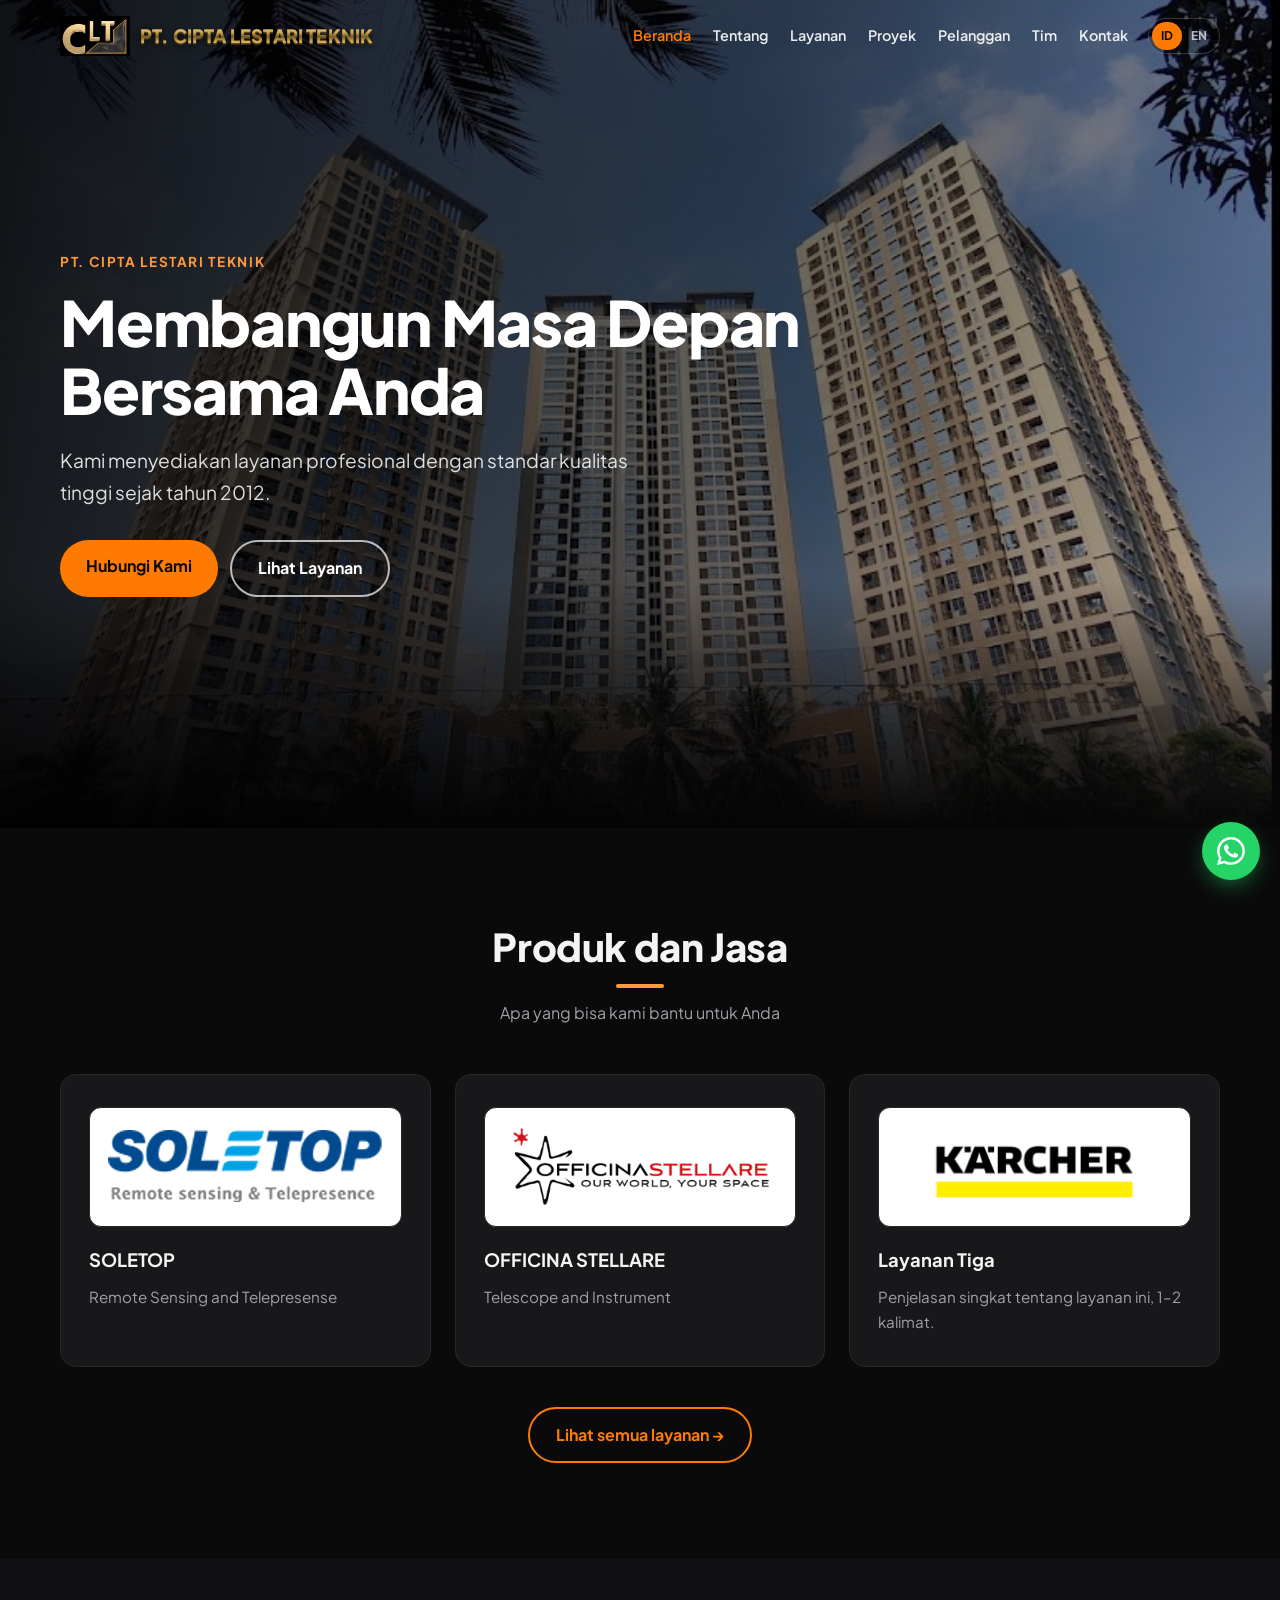
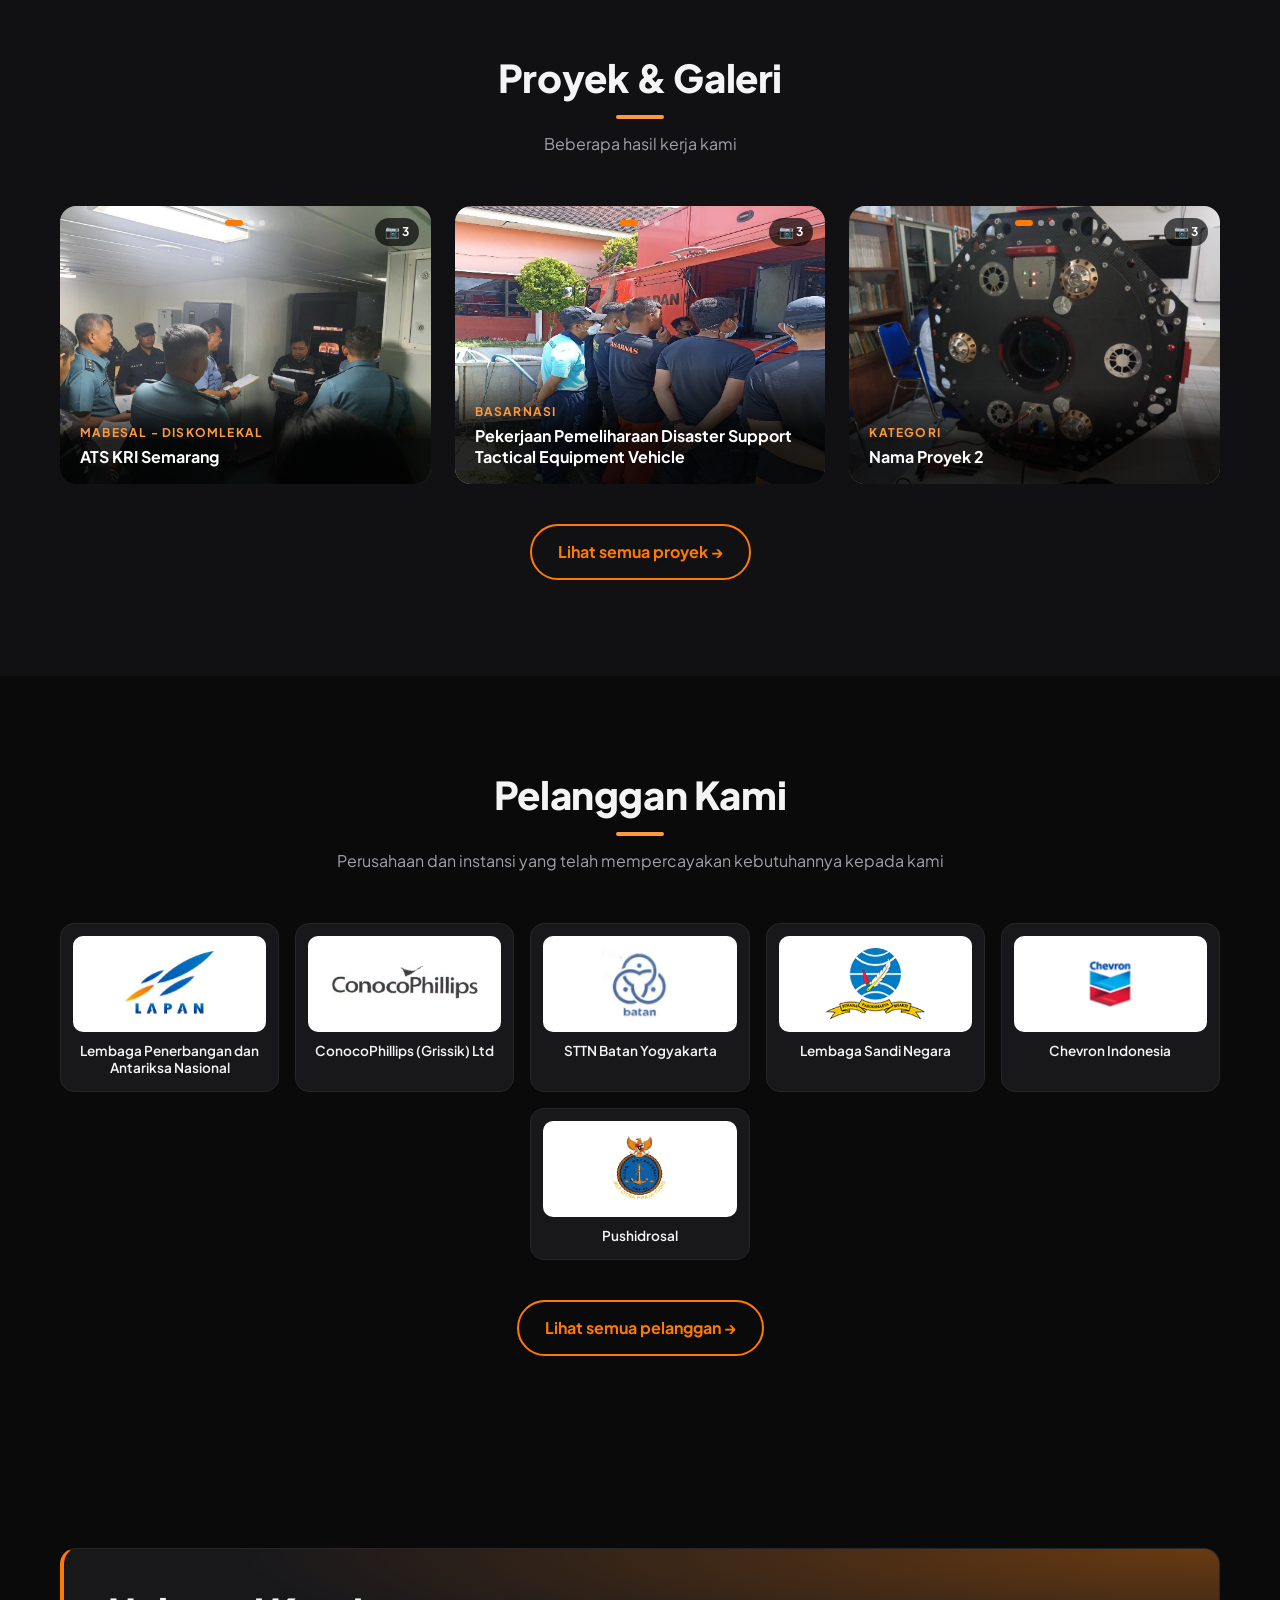
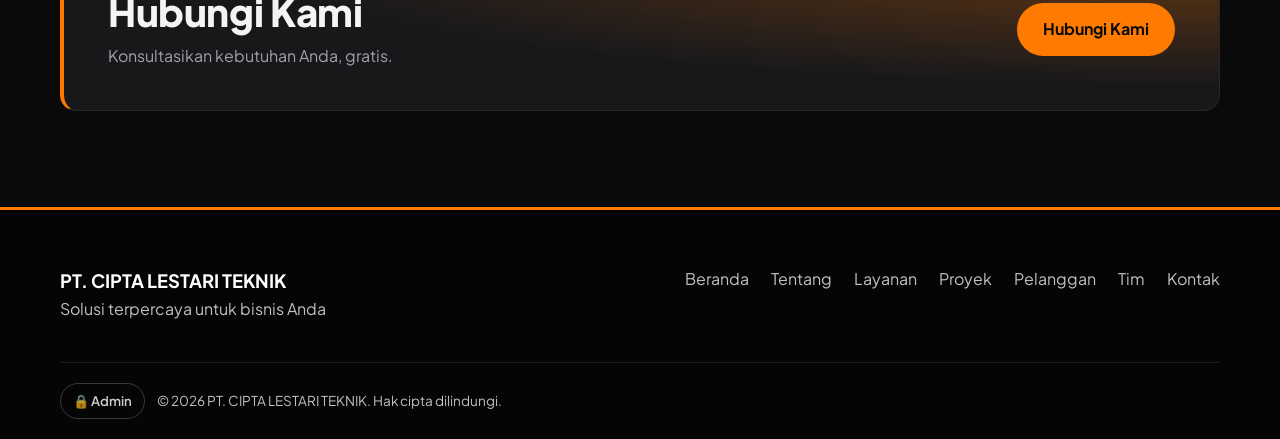
<file: index.html>
<!doctype html>
<html lang="id">
<head>
  <meta charset="utf-8">
  <meta name="viewport" content="width=device-width, initial-scale=1">
  <title>Memuat…</title>
  <meta name="description" content="">
  <meta property="og:type" content="website">
  <link rel="icon" href="images/logo.png">
  <link rel="preconnect" href="https://fonts.googleapis.com">
  <link rel="preconnect" href="https://fonts.gstatic.com" crossorigin>
  <link href="https://fonts.googleapis.com/css2?family=Plus+Jakarta+Sans:wght@400;500;600;700;800&display=swap" rel="stylesheet">
  <link rel="stylesheet" href="assets/style.css?v=24">
  <link rel="stylesheet" href="assets/edit.css?v=24">
</head>
<body>
  <header class="nav" id="nav">
    <div class="container nav-inner">
      <a href="#beranda" class="brand" id="brand"></a>
      <div class="lang-switch" id="langSwitch"></div>
      <button class="nav-toggle" id="navToggle" aria-label="Buka menu"><span></span><span></span><span></span></button>
      <nav class="nav-links" id="navLinks"></nav>
    </div>
  </header>

  <main id="app"></main>

  <footer class="footer" id="footer"></footer>

  <a class="wa-float" id="waFloat" target="_blank" rel="noopener" aria-label="Chat WhatsApp" hidden>
    <svg viewBox="0 0 24 24" width="28" height="28" fill="currentColor"><path d="M17.5 14.4c-.3-.1-1.8-.9-2-1-.3-.1-.5-.1-.7.1-.2.3-.8 1-.9 1.2-.2.2-.3.2-.6.1-.3-.1-1.3-.5-2.4-1.5-.9-.8-1.5-1.8-1.7-2.1-.2-.3 0-.5.1-.6l.4-.5c.2-.2.2-.3.3-.5.1-.2 0-.4 0-.5l-.9-2.2c-.2-.6-.5-.5-.7-.5h-.6c-.2 0-.5.1-.8.4-.3.3-1 1-1 2.5s1.1 2.9 1.2 3.1c.1.2 2.1 3.2 5.1 4.5.7.3 1.3.5 1.7.6.7.2 1.4.2 1.9.1.6-.1 1.8-.7 2-1.4.2-.7.2-1.3.2-1.4-.1-.1-.3-.2-.6-.3zM12 21.8c-1.8 0-3.5-.5-5-1.4l-.4-.2-3.7 1 1-3.6-.2-.4C2.7 15.6 2.2 13.8 2.2 12 2.2 6.6 6.6 2.2 12 2.2c2.6 0 5.1 1 6.9 2.9 1.8 1.8 2.9 4.3 2.9 6.9 0 5.4-4.4 9.8-9.8 9.8zm8.4-18.2C18.1 1.3 15.2.1 12 .1 5.5.1.1 5.4.1 12c0 2.1.5 4.1 1.6 5.9L0 24l6.3-1.6c1.7.9 3.7 1.4 5.7 1.4 6.6 0 11.9-5.3 11.9-11.9 0-3.2-1.2-6.2-3.5-8.3z"/></svg>
  </a>

  <div class="lightbox" id="lightbox" hidden>
    <button class="lightbox-close" aria-label="Tutup">×</button>
    <button class="lb-nav lb-prev" aria-label="Foto sebelumnya">‹</button>
    <img alt="">
    <button class="lb-nav lb-next" aria-label="Foto berikutnya">›</button>
    <p class="lightbox-caption"></p>
  </div>

  <script src="content.js?v=24"></script>
  <script src="assets/github.js?v=24"></script>
  <script src="assets/main.js?v=24"></script>
  <script src="assets/edit.js?v=24"></script>
</body>
</html>
</file>
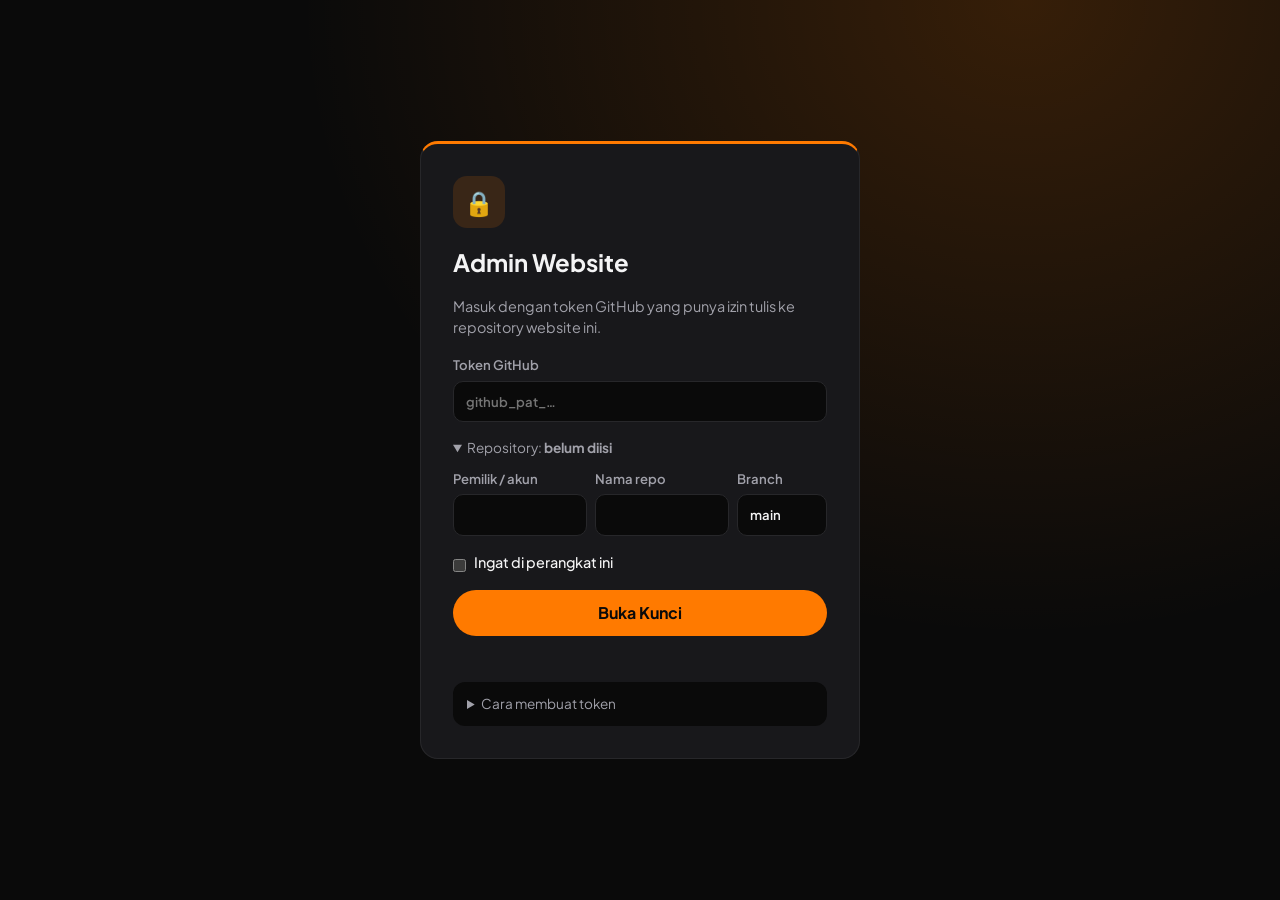
<file: admin.html>
<!doctype html>
<html lang="id">
<head>
  <meta charset="utf-8">
  <meta name="viewport" content="width=device-width, initial-scale=1">
  <meta name="robots" content="noindex, nofollow">
  <title>Admin Website</title>
  <link rel="preconnect" href="https://fonts.googleapis.com">
  <link rel="preconnect" href="https://fonts.gstatic.com" crossorigin>
  <link href="https://fonts.googleapis.com/css2?family=Plus+Jakarta+Sans:wght@400;500;600;700;800&display=swap" rel="stylesheet">
  <link rel="stylesheet" href="assets/admin.css?v=24">
</head>
<body>
  <!-- ========== Layar kunci ========== -->
  <section class="login" id="login">
    <form class="login-card" id="loginForm" autocomplete="off">
      <div class="lock">🔒</div>
      <h1>Admin Website</h1>
      <p class="muted">Masuk dengan token GitHub yang punya izin tulis ke repository website ini.</p>

      <label>Token GitHub
        <input type="password" id="token" placeholder="github_pat_…" required>
      </label>
      <details id="repoBox">
        <summary>Repository: <b id="repoLabel">—</b></summary>
        <div class="row3">
          <label>Pemilik / akun<input id="owner" required></label>
          <label>Nama repo<input id="repo" required></label>
          <label>Branch<input id="branch" value="main" required></label>
        </div>
      </details>
      <label class="check"><input type="checkbox" id="remember"> Ingat di perangkat ini</label>
      <button class="btn" type="submit" id="loginBtn">Buka Kunci</button>
      <p class="error" id="loginError"></p>

      <details class="help">
        <summary>Cara membuat token</summary>
        <ol>
          <li>Buka <a href="https://github.com/settings/personal-access-tokens/new" target="_blank" rel="noopener">GitHub → Fine-grained token baru</a>.</li>
          <li><b>Repository access</b>: <i>Only select repositories</i> → pilih repo website ini.</li>
          <li><b>Permissions → Contents</b>: <i>Read and write</i>.</li>
          <li>Klik <b>Generate token</b>, salin, lalu tempel di atas.</li>
        </ol>
        <p class="muted">Token hanya disimpan di browser ini, tidak pernah ikut ke website. Jangan bagikan token ke orang lain.</p>
      </details>
    </form>
  </section>

  <!-- ========== Editor ========== -->
  <section class="editor" id="editor" hidden>
    <header class="topbar">
      <div class="topbar-title"><span class="dot"></span> <b>Admin</b> <span class="muted" id="repoInfo"></span></div>
      <div class="topbar-actions">
        <a class="btn-sm" href="./" target="_blank" rel="noopener">Lihat website ↗</a>
        <button class="btn-sm" id="logoutBtn">Kunci</button>
        <button class="btn" id="saveBtn" disabled>Simpan</button>
      </div>
    </header>
    <div class="layout">
      <nav class="tabs" id="tabs"></nav>
      <main class="panel" id="panel"></main>
    </div>
  </section>

  <div class="toast" id="toast" hidden></div>

  <script src="assets/github.js?v=24"></script>
  <script src="assets/admin.js?v=24"></script>
</body>
</html>
</file>
<file: assets/style.css>
:root {
  --primary: #FF7A00;
  --accent: #FF9A3C;
  --ink: #f4f4f5;
  --muted: #a1a1aa;
  --bg: #0a0a0a;
  --bg-alt: #111113;
  --card: #18181b;
  --line: #27272a;
  --radius: 16px;
  --shadow: 0 14px 40px -14px rgba(0, 0, 0, .8);
  color-scheme: dark;
}
* { box-sizing: border-box; margin: 0; padding: 0; }
html { scroll-behavior: smooth; scroll-padding-top: 76px; }
body { font-family: "Plus Jakarta Sans", system-ui, sans-serif; color: var(--ink); background: var(--bg); line-height: 1.65; -webkit-font-smoothing: antialiased; }
img { display: block; max-width: 100%; }
a { color: var(--primary); text-decoration: none; }
.container { width: min(1160px, 100% - 32px); margin-inline: auto; }

/* ---------- Tombol ---------- */
.btn { display: inline-block; padding: 13px 26px; border-radius: 999px; background: var(--primary); color: #0a0a0a; font-weight: 700; transition: transform .2s, box-shadow .2s, background .2s; }
.btn:hover { transform: translateY(-2px); background: var(--accent); box-shadow: 0 10px 28px -8px color-mix(in srgb, var(--primary) 70%, transparent); }
.btn-ghost { background: transparent; color: #fff; border: 2px solid rgba(255,255,255,.7); }
.btn-row { display: flex; flex-wrap: wrap; gap: 12px; margin-top: 32px; }

/* ---------- Navigasi ---------- */
.nav { position: fixed; inset: 0 0 auto; z-index: 50; transition: background .3s, box-shadow .3s; }
.nav-inner { display: flex; align-items: center; justify-content: space-between; height: 72px; }
.nav.scrolled, .nav.open { background: rgba(10,10,10,.88); backdrop-filter: blur(10px); box-shadow: 0 1px 0 var(--line); }
.brand { display: flex; align-items: center; gap: 10px; color: #fff; font-weight: 800; font-size: 1.15rem; }
/* Nama perusahaan: efek logam 3D, warna dasar dari --brand-c (bisa diubah di mode edit) */
.brand-name {
  background: linear-gradient(180deg,
    color-mix(in srgb, var(--brand-c) 25%, #fff) 0%,
    var(--brand-c) 38%,
    color-mix(in srgb, var(--brand-c) 55%, #000) 52%,
    var(--brand-c) 68%,
    color-mix(in srgb, var(--brand-c) 40%, #fff) 100%);
  -webkit-background-clip: text; background-clip: text;
  color: transparent; -webkit-text-fill-color: transparent; caret-color: #fff;
  filter: drop-shadow(0 1px 0 color-mix(in srgb, var(--brand-c) 45%, #000)) drop-shadow(0 1px 0 color-mix(in srgb, var(--brand-c) 25%, #000)) drop-shadow(0 2px 3px rgba(0,0,0,.55));
  letter-spacing: .01em;
}
.nav.scrolled .brand, .nav.open .brand { color: var(--ink); }
.brand-logo { position: relative; display: flex; }
.brand-logo img { height: 40px; width: auto; }
.brand-logo b { display: none; }
.brand-logo.nologo b { display: grid; place-items: center; width: 40px; height: 40px; border-radius: 10px; background: var(--primary); color: #0a0a0a; font-size: .95rem; }
.nav-links { display: flex; gap: 22px; margin-left: auto; }
.nav-links a { color: rgba(255,255,255,.9); font-weight: 600; font-size: .9rem; }
.nav.scrolled .nav-links a { color: var(--ink); }
.nav-links a:hover { color: var(--accent) !important; }
.nav-toggle { display: none; background: none; border: 0; width: 40px; height: 40px; cursor: pointer; }
.nav-toggle span { display: block; height: 2px; margin: 6px 8px; background: #fff; border-radius: 2px; }
.nav.scrolled .nav-toggle span, .nav.open .nav-toggle span { background: var(--ink); }

/* ---------- Placeholder gambar ---------- */
.img { position: relative; overflow: hidden; background: var(--card); }
.img img { width: 100%; height: 100%; object-fit: cover; }
.img-hint { display: none; }
.img.missing img { display: none; }
.img.missing { background: repeating-linear-gradient(45deg, #17171a 0 14px, #1d1d21 14px 28px); }
.img.missing .img-hint { display: flex; flex-direction: column; align-items: center; justify-content: center; position: absolute; inset: 0; padding: 12px; text-align: center; font-size: .8rem; color: #71717a; font-weight: 600; }
.img-hint code { margin-top: 4px; padding: 2px 8px; border-radius: 6px; background: rgba(0,0,0,.6); color: var(--primary); font-size: .78rem; word-break: break-all; }

/* ---------- Hero ---------- */
.hero { position: relative; min-height: 92vh; display: flex; align-items: center; color: #fff; }
.hero-bg { position: absolute; inset: 0; }
.hero-bg.missing { background: radial-gradient(ellipse at 85% 30%, color-mix(in srgb, var(--primary) 45%, transparent), transparent 55%), #0a0a0a; }
.hero-bg.missing .img-hint { justify-content: flex-end; padding-bottom: 90px; color: rgba(255,255,255,.45); }
.hero-overlay { position: absolute; inset: 0; background: linear-gradient(100deg, rgba(0,0,0,.9) 0%, rgba(0,0,0,.6) 55%, rgba(0,0,0,.25) 100%), linear-gradient(transparent 70%, var(--bg)); }
.hero h1 span, .hero h1 em { color: var(--primary); font-style: normal; }
.hero-content { position: relative; padding: 120px 0 100px; max-width: 760px; margin-left: max(16px, (100% - 1160px) / 2); }
.eyebrow { color: var(--accent); font-weight: 700; letter-spacing: .12em; text-transform: uppercase; font-size: .85rem; margin-bottom: 14px; }
.hero h1 { font-size: clamp(2.2rem, 5.5vw, 3.9rem); line-height: 1.1; font-weight: 800; letter-spacing: -.02em; }
.lead { margin-top: 20px; font-size: clamp(1rem, 2vw, 1.2rem); color: rgba(255,255,255,.85); max-width: 600px; }

/* ---------- Statistik ---------- */
.stats { position: relative; z-index: 2; margin-top: -56px; display: grid; grid-template-columns: repeat(4, 1fr); background: var(--card); border: 1px solid var(--line); border-top: 3px solid var(--primary); border-radius: var(--radius); box-shadow: var(--shadow); }
.stat { padding: 28px 20px; text-align: center; }
.stat + .stat { border-left: 1px solid var(--line); }
.stat strong { display: block; font-size: 2.1rem; font-weight: 800; color: var(--primary); }
.stat span { color: var(--muted); font-size: .92rem; }

/* ---------- Section umum ---------- */
.section { padding: 96px 0; }
.section.alt { background: var(--bg-alt); }
.section-head { text-align: center; max-width: 640px; margin: 0 auto 48px; }
h2 { font-size: clamp(1.7rem, 3.5vw, 2.4rem); line-height: 1.2; font-weight: 800; letter-spacing: -.01em; }
h2::after { content: ""; display: block; width: 48px; height: 4px; border-radius: 4px; background: var(--accent); margin-top: 14px; }
.section-head h2::after { margin-inline: auto; }
.section-head p { color: var(--muted); margin-top: 12px; }
.grid { display: grid; gap: 24px; }

/* ---------- Tentang ---------- */
.about { display: grid; grid-template-columns: 1fr 2fr; gap: 36px; align-items: start; }
.about-media { position: sticky; top: 96px; cursor: zoom-in; }
.about-slides { border-radius: var(--radius); box-shadow: var(--shadow); }
.about p { color: var(--muted); margin-top: 18px; }
.vm { margin-top: 24px; padding: 18px 22px; border-left: 4px solid var(--primary); background: var(--bg-alt); border-radius: 0 12px 12px 0; }
.vm h3 { font-size: 1rem; color: var(--primary); }
.vm p { margin-top: 4px; }
.vm ul { margin: 6px 0 0 18px; color: var(--muted); }
/* Halaman Tentang dibuat ringkas agar teks muat satu layar */
.about-text p { font-size: .87rem; line-height: 1.5; margin-top: 8px; text-align: justify; }
.about-text > [data-list] > :first-child p { margin-top: 0; }
.vm-row { display: grid; grid-template-columns: 1fr 1fr; gap: 12px; margin-top: 14px; }
.vm-row .vm { margin-top: 0; padding: 10px 14px; }
.vm-row .vm h3 { font-size: .9rem; }
.vm-row .vm p, .vm-row .vm li { font-size: .8rem; line-height: 1.45; text-align: left; margin-top: 2px; }

/* ---------- Layanan ---------- */
.cards { grid-template-columns: repeat(3, 1fr); }
.card { background: var(--card); padding: 32px 28px; border-radius: var(--radius); border: 1px solid var(--line); transition: transform .25s, box-shadow .25s, border-color .25s; }
.card:hover { transform: translateY(-4px); box-shadow: var(--shadow); border-color: var(--primary); }
.card-icon { position: relative; width: 56px; height: 56px; display: grid; place-items: center; font-size: 1.6rem; border-radius: 14px; background: color-mix(in srgb, var(--primary) 16%, transparent); margin-bottom: 18px; overflow: hidden; }
/* Logo/produk yang diupload: panel putih selebar kartu agar jelas */
.card-icon.has-img { width: 100%; height: 120px; padding: 14px 18px; border-radius: 12px; background: #fff; border: 1px solid var(--line); }
.card-icon.has-img img { width: 100%; height: 100%; object-fit: contain; }
.card h3 { font-size: 1.15rem; margin-bottom: 8px; }
.card p { color: var(--muted); font-size: .95rem; }

/* ---------- Galeri ---------- */
.gallery { display: flex; flex-wrap: wrap; justify-content: center; }
.gallery > .gallery-item { flex: 0 0 calc((100% - 48px) / 3); }
.gallery-item { position: relative; border-radius: var(--radius); overflow: hidden; cursor: zoom-in; }
.slides { position: relative; aspect-ratio: 4 / 3; overflow: hidden; background: var(--card); }
.slide { position: absolute; inset: 0; opacity: 0; transition: opacity 1s ease; }
.slide.active { opacity: 1; z-index: 1; }
.slide .img { height: 100%; }
.photo-count { position: absolute; top: 12px; right: 12px; z-index: 2; padding: 4px 10px; border-radius: 999px; background: rgba(0,0,0,.65); color: #fff; font-size: .75rem; font-weight: 700; }
.dots { position: absolute; left: 0; right: 0; top: 14px; z-index: 2; display: flex; justify-content: center; gap: 5px; pointer-events: none; }
.dots i { width: 6px; height: 6px; border-radius: 50%; background: rgba(255,255,255,.45); transition: .3s; }
.dots i.on { width: 18px; border-radius: 4px; background: var(--primary); }
.gallery-item img { transition: transform .5s; }
.gallery-item:hover img { transform: scale(1.06); }
.gallery-item figcaption { z-index: 3; position: absolute; inset: auto 0 0; min-height: 96px; display: flex; flex-direction: column; justify-content: flex-end; padding: 36px 20px 16px; color: #fff; background: linear-gradient(transparent, rgba(0,0,0,.85) 55%); }
.gallery-item figcaption strong { display: -webkit-box; -webkit-line-clamp: 2; -webkit-box-orient: vertical; overflow: hidden; line-height: 1.35; }
.gallery-item figcaption span { display: block; margin-bottom: 3px; font-size: .75rem; text-transform: uppercase; letter-spacing: .1em; color: var(--accent); font-weight: 700; }

/* ---------- Tim: struktur organisasi ---------- */
.org-wrap { display: flex; overflow-x: auto; padding: 8px 4px 16px; scrollbar-width: thin; }
.org-tree { margin: 0 auto; }
.org-tree, .org-tree ul { display: flex; justify-content: center; list-style: none; }
.org-tree ul { position: relative; padding-top: 18px; }
.org-tree li { position: relative; display: flex; flex-direction: column; align-items: center; padding: 18px 10px 0; }
.org-tree > li { padding-top: 0; }
/* garis penghubung */
.org-tree ul::before { content: ""; position: absolute; top: 0; left: 50%; height: 18px; border-left: 2px solid var(--primary); }
.org-tree li::before, .org-tree li::after { content: ""; position: absolute; top: 0; right: 50%; width: 50%; height: 18px; border-top: 2px solid var(--primary); }
.org-tree li::after { right: auto; left: 50%; border-left: 2px solid var(--primary); }
.org-tree li:only-child::before { display: none; }
.org-tree li:only-child::after { border-top: 0; }
.org-tree li:first-child::before, .org-tree li:last-child::after { border: 0; }
.org-tree li:last-child::before { border-right: 2px solid var(--primary); border-radius: 0 10px 0 0; }
.org-tree li:first-child::after { border-radius: 10px 0 0 0; }
.org-tree > li::before, .org-tree > li::after { display: none; }

.org-node { display: flex; align-items: center; gap: 14px; padding: 12px 20px 12px 12px; text-align: left; background: var(--card); border: 1px solid var(--line); border-top: 3px solid var(--primary); border-radius: 14px; box-shadow: var(--shadow); }
.org-node h3 { font-size: 1rem; line-height: 1.3; }
.org-node p { color: var(--primary); font-size: .8rem; font-weight: 600; margin-top: 2px; }

/* Foto bulat dengan inisial jika foto belum ada */
.avatar { position: relative; flex: none; border-radius: 50%; overflow: hidden; border: 2px solid var(--primary); }
.avatar .img { width: 100%; height: 100%; border-radius: 50%; }
.avatar .img.missing { background: color-mix(in srgb, var(--primary) 14%, var(--card)); }
.avatar .img.missing .img-hint { display: none; }
.avatar:has(.img.missing)::after { content: attr(data-initials); position: absolute; inset: 0; display: grid; place-items: center; color: var(--primary); font-weight: 800; font-size: .8rem; pointer-events: none; }
.org-photo { width: 60px; height: 60px; margin: 0; border-width: 3px; box-shadow: 0 0 0 4px var(--bg-alt); }
.org-photo:has(.img.missing)::after { font-size: 1.4rem; }
.org-avatar { width: 36px; height: 36px; }

/* Bidang (baris kedua) */
.org-division { min-width: 180px; padding: 9px 16px; text-align: center; border-radius: 12px; background: color-mix(in srgb, var(--primary) 16%, var(--card)); border: 1px solid color-mix(in srgb, var(--primary) 55%, transparent); }
.org-division h4 { font-size: .8rem; font-weight: 800; letter-spacing: .08em; text-transform: uppercase; color: var(--primary); }
.org-division small { display: block; font-size: .72rem; color: var(--muted); }

/* Anggota tiap bidang */
.org-members { position: relative; display: flex; flex-direction: column; gap: 6px; width: 100%; padding-top: 12px; }
.org-members::before { content: ""; position: absolute; top: 0; left: 50%; height: 12px; border-left: 2px solid var(--primary); }
.org-members.sub { padding: 0 0 0 18px; }
.org-members.sub::before { display: none; }
.org-member { display: flex; align-items: center; gap: 10px; min-width: 180px; padding: 6px 12px 6px 6px; text-align: left; background: var(--card); border: 1px solid var(--line); border-radius: 12px; }
.org-member strong { display: block; font-size: .85rem; line-height: 1.25; }
.org-member span[data-edit] { display: block; font-size: .72rem; color: var(--muted); }

/* ---------- Klien ---------- */
.clients { padding: 56px 0; border-bottom: 1px solid var(--line); }
.clients-title { text-align: center; color: var(--muted); font-weight: 600; text-transform: uppercase; letter-spacing: .12em; font-size: .82rem; margin-bottom: 28px; }
.logos { display: flex; flex-wrap: wrap; justify-content: center; gap: 20px 44px; }
.logo-item { width: 140px; height: 64px; }
.logo-img { height: 100%; background: none; }
.logo-img img { object-fit: contain; filter: grayscale(1) brightness(1.6); opacity: .6; transition: .3s; }
.logo-img img:hover { filter: none; opacity: 1; }
.logo-img.missing { border-radius: 10px; }

/* ---------- Testimoni ---------- */
.quotes { grid-template-columns: repeat(3, 1fr); }
.quote { background: var(--card); padding: 32px; border-radius: var(--radius); border: 1px solid var(--line); border-left: 3px solid var(--primary); display: flex; flex-direction: column; justify-content: space-between; gap: 24px; }
.quote p { font-size: 1.02rem; }
.quote footer strong { display: block; }
.quote footer span { color: var(--muted); font-size: .9rem; }

/* ---------- Kontak ---------- */
.contact { display: grid; grid-template-columns: 1fr 1.2fr; gap: 40px; align-items: stretch; }
.contact-info { display: flex; flex-direction: column; gap: 20px; align-items: flex-start; }
.contact-row { display: flex; gap: 16px; }
.ci { flex: none; width: 46px; height: 46px; display: grid; place-items: center; border-radius: 12px; background: color-mix(in srgb, var(--primary) 14%, var(--card)); font-size: 1.2rem; }
.contact-row small { color: var(--muted); font-weight: 600; text-transform: uppercase; letter-spacing: .06em; font-size: .72rem; }
.map { min-height: 360px; border-radius: var(--radius); overflow: hidden; box-shadow: var(--shadow); }
.map { border: 1px solid var(--line); }
.map iframe { width: 100%; height: 100%; min-height: 360px; border: 0; filter: invert(.92) hue-rotate(180deg) saturate(.6); }

/* ---------- Footer ---------- */
.footer { background: #050505; border-top: 3px solid var(--primary); color: rgba(255,255,255,.75); padding-top: 56px; }
.footer-inner { display: flex; flex-wrap: wrap; justify-content: space-between; gap: 32px; padding-bottom: 40px; }
.footer strong { color: #fff; font-size: 1.15rem; }
.footer-links, .social { display: flex; flex-wrap: wrap; gap: 10px 22px; }
.footer a { color: rgba(255,255,255,.75); }
.footer a:hover { color: var(--accent); }
.copyright { border-top: 1px solid rgba(255,255,255,.1); padding: 20px 0; font-size: .85rem; display: flex; align-items: center; gap: 12px; padding-right: 80px; }
.admin-link { flex: none; display: inline-flex; align-items: center; gap: 6px; padding: 6px 12px; border-radius: 999px; border: 1px solid rgba(255,255,255,.2); font-size: .82rem; font-weight: 600; color: rgba(255,255,255,.8) !important; transition: border-color .2s, color .2s; }
.admin-link:hover { border-color: var(--primary); color: var(--primary) !important; }

/* ---------- WhatsApp & Lightbox ---------- */
.wa-float { position: fixed; right: 20px; bottom: 20px; z-index: 40; width: 58px; height: 58px; border-radius: 50%; display: grid; place-items: center; background: #25D366; color: #fff; box-shadow: 0 8px 24px -6px rgba(37,211,102,.6); transition: transform .2s; }
.wa-float:hover { transform: scale(1.08); }
.wa-float[hidden], .lightbox[hidden] { display: none; }
.lightbox { position: fixed; inset: 0; z-index: 100; background: rgba(0,0,0,.9); display: flex; flex-direction: column; align-items: center; justify-content: center; padding: 24px; }
.lightbox img { max-height: 82vh; max-width: 100%; border-radius: 8px; }
.lightbox-caption { color: #fff; margin-top: 14px; }
.lb-nav { position: absolute; top: 50%; transform: translateY(-50%); width: 48px; height: 48px; border-radius: 50%; border: 1px solid rgba(255,255,255,.25); background: rgba(0,0,0,.5); color: #fff; font-size: 1.8rem; line-height: 1; cursor: pointer; }
.lb-nav:hover { border-color: var(--primary); color: var(--primary); }
.lb-nav[hidden] { display: none; }
.lb-prev { left: 16px; }
.lb-next { right: 16px; }
.lightbox-close { position: absolute; top: 14px; right: 22px; background: none; border: 0; color: #fff; font-size: 2.4rem; cursor: pointer; }

/* ---------- Animasi ---------- */
.reveal { opacity: 0; transform: translateY(24px); transition: opacity .7s ease, transform .7s ease; }
.reveal.in { opacity: 1; transform: none; }
@media (prefers-reduced-motion: reduce) { .reveal { opacity: 1; transform: none; transition: none; } html { scroll-behavior: auto; } }

/* ---------- Responsif ---------- */
@media (max-width: 960px) {
  .cards, .quotes { grid-template-columns: repeat(2, 1fr); }
  .gallery > .gallery-item { flex-basis: calc((100% - 24px) / 2); }
  .about, .contact { grid-template-columns: 1fr; gap: 32px; }
  .about-media { position: static; max-width: 520px; }
  .stats { grid-template-columns: repeat(2, 1fr); }
  .stat:nth-child(3) { border-left: 0; }
  .stat:nth-child(n+3) { border-top: 1px solid var(--line); }
}
@media (max-width: 680px) {
  /* Di HP, bidang disusun ke bawah */
  .org-tree > li > ul { flex-direction: column; align-items: center; gap: 22px; }
  .org-tree > li > ul > li { padding: 0; }
  .org-tree > li > ul > li::before, .org-tree > li > ul > li::after { display: none; }
}
@media (max-width: 760px) {
  .nav-toggle { display: block; }
  .nav-links { display: none; position: absolute; top: 72px; left: 0; right: 0; flex-direction: column; gap: 0; background: var(--bg-alt); box-shadow: 0 10px 20px -10px rgba(0,0,0,.8); }
  .nav.open .nav-links { display: flex; }
  .nav-links a { color: var(--ink) !important; padding: 14px 24px; border-top: 1px solid var(--line); }
  .section { padding: 72px 0; }
}
@media (max-width: 560px) {
  .vm-row { grid-template-columns: 1fr; }
  .cards, .quotes { grid-template-columns: 1fr; }
  .gallery > .gallery-item { flex-basis: 100%; }
  .stat strong { font-size: 1.6rem; }
  .logo-item { width: 110px; }
  .lb-nav { width: 40px; height: 40px; font-size: 1.4rem; }
  .lb-prev { left: 8px; } .lb-next { right: 8px; }
}

/* ---------- Halaman per menu ---------- */
.nav-links a.active { color: var(--primary) !important; }
.page-banner { position: relative; padding: 94px 0 22px; text-align: center; background: radial-gradient(ellipse at 50% 0%, color-mix(in srgb, var(--primary) 22%, transparent), transparent 70%), var(--bg-alt); border-bottom: 1px solid var(--line); }
.page-banner h1 { font-size: clamp(1.4rem, 2.6vw, 1.8rem); line-height: 1.2; font-weight: 800; letter-spacing: -.01em; }
.page-banner h1::after { content: ""; display: block; width: 40px; height: 3px; border-radius: 3px; background: var(--primary); margin: 10px auto 0; }
.page-banner .lead { color: var(--muted); margin: 8px auto 0; max-width: 620px; font-size: .95rem; }
/* Isi halaman selain Beranda dibuat ringkas agar muat satu layar */
body:not([data-page="beranda"]) .section { padding: 28px 0 56px; }
body[data-page="kontak"] .contact-info { gap: 12px; }
body[data-page="kontak"] .contact { gap: 32px; }
body[data-page="kontak"] .contact-row small { font-size: .68rem; }
body[data-page="kontak"] .contact-row p { font-size: .92rem; line-height: 1.45; }
body[data-page="kontak"] .ci { width: 40px; height: 40px; font-size: 1.05rem; }
body[data-page="kontak"] .map, body[data-page="kontak"] .map iframe { min-height: 300px; }
.hero-spacer { height: 120px; }
.more { text-align: center; margin-top: 40px; }
.btn-outline { background: transparent; color: var(--primary); border: 2px solid var(--primary); }
.btn-outline:hover { background: var(--primary); color: #0a0a0a; }
.cta { display: flex; align-items: center; justify-content: space-between; gap: 24px; flex-wrap: wrap; padding: 40px 44px; border-radius: var(--radius); background: radial-gradient(ellipse at 100% 0%, color-mix(in srgb, var(--primary) 35%, transparent), transparent 60%), var(--card); border: 1px solid var(--line); border-left: 4px solid var(--primary); }
.cta h2::after { display: none; }
.cta p { color: var(--muted); margin-top: 8px; }
@media (max-width: 560px) {
  .page-banner { padding: 92px 0 22px; }
  .cta { padding: 28px 24px; }
}

/* ---------- Pilihan bahasa ---------- */
.lang-switch { display: flex; margin-left: 20px; padding: 3px; border-radius: 999px; border: 1px solid rgba(255,255,255,.2); background: rgba(0,0,0,.25); }
.lang-switch button { border: 0; background: none; color: rgba(255,255,255,.7); font: inherit; font-size: .75rem; font-weight: 700; padding: 4px 9px; border-radius: 999px; cursor: pointer; }
.lang-switch button.on { background: var(--primary); color: #0a0a0a; }
.lang-switch button:not(.on):hover { color: #fff; }
@media (max-width: 760px) { .lang-switch { margin-left: auto; margin-right: 8px; } }

/* ---------- Pelanggan Kami: kartu logo kecil ---------- */
.clients-grid { display: flex; flex-wrap: wrap; justify-content: center; gap: 16px; }
.clients-grid > .client-card { flex: 0 0 calc((100% - 64px) / 5); }
@media (max-width: 960px) { .clients-grid > .client-card { flex-basis: calc((100% - 48px) / 4); } }
@media (max-width: 760px) { .clients-grid > .client-card { flex-basis: calc((100% - 32px) / 3); } }
.client-card { padding: 12px 12px 14px; text-align: center; background: var(--card); border: 1px solid var(--line); border-radius: 14px; transition: transform .25s, border-color .25s; }
.client-card:hover { transform: translateY(-3px); border-color: var(--primary); }
.client-logo { height: 96px; border-radius: 10px; background: #fff; }
.client-logo img { object-fit: contain; padding: 12px; }
.client-logo.missing .img-hint { font-size: .68rem; }
.client-card p { margin-top: 10px; font-size: .85rem; font-weight: 600; line-height: 1.3; }
@media (max-width: 560px) { .clients-grid { gap: 12px; } .clients-grid > .client-card { flex-basis: calc((100% - 12px) / 2); } .client-logo { height: 80px; } }
.nav-links { order: 2; }
.lang-switch { order: 3; }
.nav-toggle { order: 4; }
</file>
<file: assets/edit.css>
/* Tampilan mode edit (hanya aktif setelah buka kunci) */
body.editing { padding-bottom: 90px; }
body.editing .wa-float { display: none; }
body.editing [data-edit] { outline: 1px dashed transparent; outline-offset: 3px; border-radius: 4px; cursor: text; transition: outline-color .15s, background .15s; }
body.editing [data-edit]:hover { outline-color: color-mix(in srgb, var(--primary) 70%, transparent); }
body.editing [data-edit]:focus { outline: 2px solid var(--primary); background: color-mix(in srgb, var(--primary) 10%, transparent); }
body.editing [data-edit]:empty::before { content: "Ketik di sini…"; opacity: .4; }
body.editing [data-item], body.editing [data-section] { position: relative; }
body.editing [data-hidden] > :not(.edit-sec-bar) { opacity: .3; }
body.editing [data-hidden] { outline: 2px dashed var(--line); outline-offset: -8px; }
body.editing .gallery-item { cursor: default; }

.edit-ui { font-family: inherit; color: #fff; }
.edit-ui[hidden] { display: none !important; }
.edit-btn { border: 0; cursor: pointer; padding: 9px 20px; border-radius: 999px; background: var(--primary); color: #0a0a0a; font: inherit; font-weight: 700; font-size: .9rem; }
.edit-btn:hover { background: var(--accent); }
.edit-btn:disabled { opacity: .4; cursor: default; background: var(--primary); }
.edit-btn-sm { display: inline-flex; align-items: center; gap: 6px; cursor: pointer; padding: 8px 14px; border-radius: 999px; border: 1px solid #3f3f46; background: transparent; color: #fff !important; font: inherit; font-size: .85rem; font-weight: 600; white-space: nowrap; }
.edit-btn-sm:hover { border-color: var(--primary); }

/* Bilah bawah */
.edit-bar { position: fixed; left: 50%; bottom: 16px; transform: translateX(-50%); z-index: 60; display: flex; align-items: center; gap: 8px; width: max-content; max-width: calc(100% - 24px); padding: 8px 8px 8px 18px; border-radius: 999px; background: rgba(17,17,19,.96); border: 1px solid #3f3f46; box-shadow: 0 14px 40px rgba(0,0,0,.6); font-size: .9rem; }
.edit-bar-title { display: flex; align-items: center; gap: 8px; font-weight: 700; margin-right: 6px; }
.edit-bar-title i { width: 9px; height: 9px; border-radius: 50%; background: var(--primary); box-shadow: 0 0 10px var(--primary); }
.edit-bar-title small { color: #a1a1aa; font-weight: 500; }

/* Label bagian + saklar tampil */
.edit-sec-bar { position: absolute; top: 14px; left: 16px; z-index: 6; display: flex; align-items: center; gap: 12px; padding: 6px 12px 6px 14px; border-radius: 999px; background: rgba(0,0,0,.8); border: 1px solid #3f3f46; font-size: .8rem; font-weight: 700; }
.hero > .edit-sec-bar, .page-banner > .edit-sec-bar { top: 86px; }
.edit-toggle { display: flex; align-items: center; gap: 8px; cursor: pointer; font-weight: 500; color: #d4d4d8; }
.edit-toggle input { display: none; }
.edit-toggle i { width: 34px; height: 19px; border-radius: 99px; background: #3f3f46; position: relative; transition: .2s; }
.edit-toggle i::after { content: ""; position: absolute; top: 3px; left: 3px; width: 13px; height: 13px; border-radius: 50%; background: #fff; transition: .2s; }
.edit-toggle input:checked + i { background: var(--primary); }
.edit-toggle input:checked + i::after { left: 18px; }

/* Tombol item: geser / hapus */
.edit-item-tools { position: absolute; top: 6px; right: 6px; z-index: 5; display: flex; gap: 4px; opacity: 0; transition: opacity .15s; }
[data-item]:hover > .edit-item-tools, [data-item]:focus-within > .edit-item-tools { opacity: 1; }
@media (hover: none) { .edit-item-tools { opacity: 1; } }
.edit-item-tools button { width: 28px; height: 28px; display: grid; place-items: center; border-radius: 8px; border: 1px solid #3f3f46; background: rgba(0,0,0,.85); color: #fff; cursor: pointer; font-size: .72rem; }
.edit-item-tools button:hover { border-color: var(--primary); color: var(--primary); }
.edit-item-tools button.danger:hover { border-color: #f87171; color: #f87171; }
li[data-item] .edit-item-tools, div[data-item] > p ~ .edit-item-tools { top: -4px; right: -4px; }

.edit-add { display: inline-block; margin-top: 16px; padding: 8px 18px; border-radius: 999px; border: 1px dashed var(--primary); background: transparent; color: var(--primary); font: inherit; font-size: .85rem; font-weight: 700; cursor: pointer; }
.edit-add:hover { background: color-mix(in srgb, var(--primary) 12%, transparent); }
.logos + .edit-add, .stats + .edit-add, .section-head + .grid + .edit-add { display: table; margin-inline: auto; }

/* Tombol ganti foto */
.edit-img-btn { position: absolute; left: 50%; bottom: 10px; transform: translateX(-50%); z-index: 4; padding: 6px 12px; border-radius: 999px; border: 1px solid rgba(255,255,255,.25); background: rgba(0,0,0,.8); color: #fff; font: inherit; font-size: .75rem; font-weight: 700; cursor: pointer; white-space: nowrap; }
.edit-img-btn:hover { border-color: var(--primary); color: var(--primary); }
.edit-img-btn:disabled { opacity: .7; cursor: wait; }
.hero-bg > .edit-img-btn { left: auto; right: 16px; bottom: auto; top: 86px; transform: none; font-size: .85rem; padding: 8px 16px; }
.logo-img > .edit-img-btn { bottom: 50%; transform: translate(-50%, 50%); padding: 4px 8px; font-size: .68rem; }
.avatar .edit-img-btn { bottom: 50%; transform: translate(-50%, 50%); padding: 3px 7px; font-size: .6rem; }
.org-avatar .edit-img-btn { width: 24px; height: 24px; padding: 0; font-size: 0; border-radius: 50%; }
.org-avatar .edit-img-btn::before { content: "📷"; font-size: .7rem; }
body.editing .avatar:has(.img.missing)::after { display: none; }
body.editing .org-division, body.editing .org-member { position: relative; }
.org-division .edit-add-child { margin-top: 6px; }
.org-head .edit-add-child { margin: 0 0 0 6px; }
.org-member .edit-item-tools { top: -10px; right: -6px; }
.org-division .edit-item-tools { top: -12px; right: -6px; }

/* Galeri proyek: daftar foto */
body.editing .gallery-item figcaption { position: static; min-height: 0; background: none; color: var(--ink); padding: 12px 4px 0; }
.edit-photos { display: flex; flex-wrap: wrap; gap: 6px; padding: 8px; background: var(--bg-alt); border: 1px dashed var(--line); border-top: 0; border-radius: 0 0 12px 12px; }
.edit-thumb { position: relative; width: 64px; height: 48px; border-radius: 6px; overflow: hidden; background: #1d1d21; }
.edit-thumb img { width: 100%; height: 100%; object-fit: cover; }
.edit-thumb button { position: absolute; top: 2px; width: 20px; height: 20px; display: grid; place-items: center; border: 0; border-radius: 5px; background: rgba(0,0,0,.8); color: #fff; font-size: .6rem; cursor: pointer; }
.edit-thumb .del { right: 2px; }
.edit-thumb .mv { left: 2px; }
.edit-thumb .del:hover { color: #f87171; }
.edit-thumb .mv:hover { color: var(--primary); }
.edit-thumb-add { width: auto; min-width: 64px; padding: 0 12px; border: 1px dashed var(--primary); background: transparent; color: var(--primary); font: inherit; font-size: .75rem; font-weight: 700; cursor: pointer; }
.edit-thumb-add:disabled { cursor: wait; opacity: .8; }

/* Struktur organisasi */
.edit-add-child { display: block; margin: 12px auto 0; padding: 4px 12px; border-radius: 999px; border: 1px dashed var(--primary); background: transparent; color: var(--primary); font: inherit; font-size: .72rem; font-weight: 700; cursor: pointer; }
.edit-add-child:hover { background: color-mix(in srgb, var(--primary) 12%, transparent); }

/* Layar kunci */
.edit-modal { position: fixed; inset: 0; z-index: 70; display: grid; place-items: center; padding: 16px; background: rgba(0,0,0,.75); backdrop-filter: blur(4px); }
.edit-card { position: relative; width: min(420px, 100%); display: flex; flex-direction: column; gap: 14px; padding: 28px; border-radius: 18px; background: var(--card, #18181b); border: 1px solid #27272a; border-top: 3px solid var(--primary); }
.edit-card h2 { font-size: 1.4rem; }
.edit-card h2::after { display: none; }
.edit-card label { display: block; font-size: .82rem; font-weight: 600; color: #a1a1aa; }
.edit-card input:not([type=checkbox]) { width: 100%; margin-top: 6px; font: inherit; color: #fff; background: #0a0a0a; border: 1px solid #27272a; border-radius: 10px; padding: 10px 12px; }
.edit-card input:focus { outline: none; border-color: var(--primary); }
.edit-lock { width: 48px; height: 48px; display: grid; place-items: center; border-radius: 14px; font-size: 1.4rem; background: color-mix(in srgb, var(--primary) 16%, transparent); }
.edit-x { position: absolute; top: 10px; right: 14px; border: 0; background: none; color: #a1a1aa; font-size: 1.8rem; cursor: pointer; }
.edit-repo { display: grid; grid-template-columns: 1fr 1fr; gap: 8px; }
.edit-repo[hidden] { display: none; }
.edit-check { display: flex !important; align-items: center; gap: 8px; color: #fff !important; font-weight: 500 !important; }
.edit-check input { accent-color: var(--primary); }
.edit-muted { color: #a1a1aa; font-size: .88rem; }
a.edit-muted:hover { color: var(--primary); }
.edit-err { color: #f87171; font-size: .88rem; min-height: 1em; }

.edit-toast { position: fixed; left: 50%; bottom: 84px; transform: translateX(-50%); z-index: 80; max-width: calc(100% - 32px); padding: 12px 18px; border-radius: 12px; background: #18181b; border: 1px solid #27272a; border-left: 3px solid var(--primary); box-shadow: 0 10px 30px rgba(0,0,0,.6); font-size: .9rem; }
.edit-toast.err { border-left-color: #f87171; }

@media (max-width: 640px) {
  .edit-bar { padding-left: 14px; gap: 6px; }
  .edit-bar-title small, .edit-btn-sm span { display: none; }
  .edit-btn-sm { padding: 8px 11px; }
}

/* Ikon layanan: tombol kamera kecil */
.card-icon > .edit-img-btn { left: auto; right: 2px; bottom: 2px; transform: none; width: 22px; height: 22px; padding: 0; font-size: 0; border-radius: 50%; display: grid; place-items: center; }
.card-icon > .edit-img-btn::before { content: "📷"; font-size: .65rem; }
.card-icon.has-img > .edit-img-btn { right: 8px; bottom: 8px; width: auto; height: auto; padding: 5px 10px; font-size: .72rem; border-radius: 999px; }
.card-icon.has-img > .edit-img-btn::before { content: none; }

.edit-lang { padding: 1px 7px; border-radius: 6px; background: var(--primary); color: #0a0a0a; font-size: .72rem; }
.client-logo > .edit-img-btn { font-size: .68rem; padding: 4px 9px; }
body.editing .client-card { position: relative; }

/* Logo & nama perusahaan di menu atas */
.brand-logo > .edit-img-btn { left: auto; right: -8px; bottom: -8px; transform: none; width: 24px; height: 24px; padding: 0; font-size: 0; border-radius: 50%; display: grid; place-items: center; }
.brand-logo > .edit-img-btn::before { content: "📷"; font-size: .7rem; }
body.editing .brand { cursor: default; }
body.editing .brand-name { padding: 0 4px; }

/* Pilihan warna nama perusahaan */
.edit-color-btn { width: 28px; height: 28px; display: grid; place-items: center; border-radius: 50%; border: 1px solid #3f3f46; background: rgba(0,0,0,.7); font-size: .8rem; cursor: pointer; }
.edit-color-btn:hover { border-color: var(--primary); }
.edit-palette { position: fixed; z-index: 90; width: 240px; padding: 14px; border-radius: 14px; background: #18181b; border: 1px solid #3f3f46; box-shadow: 0 14px 40px rgba(0,0,0,.6); font-size: .82rem; }
.edit-palette p { font-weight: 700; margin-bottom: 10px; }
.edit-swatches { display: flex; flex-wrap: wrap; gap: 8px; }
.edit-swatches button { width: 26px; height: 26px; border-radius: 50%; border: 2px solid #3f3f46; background: linear-gradient(180deg, color-mix(in srgb, var(--c) 35%, #fff), var(--c) 50%, color-mix(in srgb, var(--c) 55%, #000)); cursor: pointer; }
.edit-swatches button.on, .edit-swatches button:hover { border-color: #fff; }
.edit-custom { display: flex; align-items: center; justify-content: space-between; margin-top: 12px; color: #a1a1aa; }
.edit-custom input { width: 44px; height: 30px; padding: 2px; border: 1px solid #3f3f46; border-radius: 8px; background: #0a0a0a; cursor: pointer; }
</file>
<file: assets/admin.css>
:root {
  --primary: #FF7A00;
  --accent: #FF9A3C;
  --ink: #f4f4f5;
  --muted: #a1a1aa;
  --bg: #0a0a0a;
  --bg-alt: #111113;
  --card: #18181b;
  --line: #27272a;
  --danger: #f87171;
  color-scheme: dark;
}
* { box-sizing: border-box; margin: 0; padding: 0; }
[hidden] { display: none !important; }
body { font-family: "Plus Jakarta Sans", system-ui, sans-serif; background: var(--bg); color: var(--ink); line-height: 1.5; -webkit-font-smoothing: antialiased; }
a { color: var(--primary); }
.muted { color: var(--muted); font-size: .9rem; }

input, textarea, select { width: 100%; font: inherit; color: var(--ink); background: var(--bg); border: 1px solid var(--line); border-radius: 10px; padding: 10px 12px; transition: border-color .2s; }
input:focus, textarea:focus { outline: none; border-color: var(--primary); }
textarea { resize: vertical; min-height: 76px; }
label { display: block; font-size: .82rem; font-weight: 600; color: var(--muted); }
label > input, label > textarea { margin-top: 6px; }

.btn { display: inline-block; border: 0; cursor: pointer; padding: 11px 22px; border-radius: 999px; background: var(--primary); color: #0a0a0a; font: inherit; font-weight: 700; transition: background .2s, opacity .2s; }
.btn:hover { background: var(--accent); }
.btn:disabled { opacity: .4; cursor: default; background: var(--primary); }
.btn-sm { display: inline-flex; align-items: center; gap: 6px; cursor: pointer; padding: 7px 14px; border-radius: 999px; border: 1px solid var(--line); background: var(--card); color: var(--ink); font: inherit; font-size: .85rem; font-weight: 600; text-decoration: none; }
.btn-sm:hover { border-color: var(--primary); }
.btn-sm.danger:hover { border-color: var(--danger); color: var(--danger); }
.icon-btn { width: 32px; height: 32px; display: grid; place-items: center; border-radius: 8px; border: 1px solid var(--line); background: var(--bg); color: var(--muted); cursor: pointer; font-size: .9rem; }
.icon-btn:hover { color: var(--ink); border-color: var(--primary); }
.icon-btn.danger:hover { color: var(--danger); border-color: var(--danger); }

/* ---------- Login ---------- */
.login { min-height: 100vh; display: grid; place-items: center; padding: 24px 16px; background: radial-gradient(ellipse at 80% 0%, rgba(255,122,0,.18), transparent 50%), var(--bg); }
.login-card { width: min(440px, 100%); background: var(--card); border: 1px solid var(--line); border-top: 3px solid var(--primary); border-radius: 18px; padding: 32px; display: flex; flex-direction: column; gap: 16px; }
.lock { width: 52px; height: 52px; border-radius: 14px; display: grid; place-items: center; font-size: 1.5rem; background: rgba(255,122,0,.14); }
.login h1 { font-size: 1.5rem; }
.login details summary { cursor: pointer; font-size: .85rem; color: var(--muted); }
.row3 { display: grid; grid-template-columns: 1fr 1fr 90px; gap: 8px; margin-top: 10px; }
.check { display: flex; align-items: center; gap: 8px; color: var(--ink); font-weight: 500; font-size: .9rem; }
.check input { width: auto; accent-color: var(--primary); }
.error { color: var(--danger); font-size: .88rem; min-height: 1em; }
.help { background: var(--bg); border-radius: 12px; padding: 12px 14px; }
.help ol { margin: 10px 0 8px 18px; font-size: .88rem; display: grid; gap: 4px; }

/* ---------- Editor ---------- */
.topbar { position: sticky; top: 0; z-index: 10; display: flex; align-items: center; justify-content: space-between; gap: 12px; padding: 12px 20px; background: rgba(10,10,10,.9); backdrop-filter: blur(10px); border-bottom: 1px solid var(--line); flex-wrap: wrap; }
.topbar-title { display: flex; align-items: center; gap: 8px; }
.dot { width: 10px; height: 10px; border-radius: 50%; background: var(--primary); box-shadow: 0 0 12px var(--primary); }
.topbar-actions { display: flex; align-items: center; gap: 8px; }
.layout { display: grid; grid-template-columns: 220px 1fr; max-width: 1100px; margin: 0 auto; gap: 28px; padding: 24px 20px 80px; }
.tabs { position: sticky; top: 84px; align-self: start; display: flex; flex-direction: column; gap: 2px; }
.tab { text-align: left; border: 0; background: none; color: var(--muted); font: inherit; font-weight: 600; font-size: .92rem; padding: 10px 14px; border-radius: 10px; cursor: pointer; display: flex; justify-content: space-between; align-items: center; }
.tab:hover { color: var(--ink); background: var(--bg-alt); }
.tab.active { color: var(--ink); background: var(--card); box-shadow: inset 3px 0 0 var(--primary); }
.tab .off { font-size: .7rem; color: var(--muted); border: 1px solid var(--line); border-radius: 6px; padding: 0 6px; }

.panel h2 { font-size: 1.4rem; margin-bottom: 4px; }
.panel-head { display: flex; justify-content: space-between; align-items: center; gap: 16px; margin-bottom: 20px; flex-wrap: wrap; }
.toggle { display: flex; align-items: center; gap: 10px; cursor: pointer; font-size: .9rem; color: var(--ink); font-weight: 600; }
.toggle input { display: none; }
.toggle i { width: 40px; height: 22px; border-radius: 99px; background: var(--line); position: relative; transition: .2s; }
.toggle i::after { content: ""; position: absolute; top: 3px; left: 3px; width: 16px; height: 16px; border-radius: 50%; background: #fff; transition: .2s; }
.toggle input:checked + i { background: var(--primary); }
.toggle input:checked + i::after { left: 21px; }
.section-off { opacity: .4; pointer-events: none; }

.fields { display: grid; gap: 16px; }
.group { border: 1px solid var(--line); border-radius: 14px; padding: 16px; background: var(--bg-alt); display: grid; gap: 14px; }
.group-title { font-size: .82rem; font-weight: 700; color: var(--muted); text-transform: uppercase; letter-spacing: .06em; }
.list { display: grid; gap: 12px; }
.item { border: 1px solid var(--line); border-radius: 12px; padding: 14px; background: var(--card); display: grid; gap: 12px; }
.item-head { display: flex; justify-content: space-between; align-items: center; }
.item-head b { font-size: .82rem; color: var(--primary); }
.item-tools { display: flex; gap: 6px; }
.item.simple { grid-template-columns: 1fr auto; align-items: start; padding: 10px; }
.item-grid { display: grid; grid-template-columns: repeat(auto-fit, minmax(200px, 1fr)); gap: 12px; }

.color-field { display: flex; gap: 8px; margin-top: 6px; }
.color-field input[type=color] { width: 48px; height: 42px; padding: 3px; cursor: pointer; }

.image-field { display: flex; gap: 14px; align-items: center; margin-top: 6px; }
.thumb { flex: none; width: 112px; height: 84px; border-radius: 10px; overflow: hidden; border: 1px solid var(--line); background: repeating-linear-gradient(45deg, #17171a 0 10px, #1d1d21 10px 20px); display: grid; place-items: center; font-size: .7rem; color: var(--muted); text-align: center; }
.thumb img { width: 100%; height: 100%; object-fit: cover; }
.image-meta { display: grid; gap: 6px; min-width: 0; flex: 1; }
.image-meta code { font-size: .78rem; color: var(--muted); word-break: break-all; }
.image-meta .btns { display: flex; gap: 6px; flex-wrap: wrap; }

.toast { position: fixed; left: 50%; bottom: 24px; transform: translateX(-50%); z-index: 50; background: var(--card); border: 1px solid var(--line); border-left: 3px solid var(--primary); padding: 12px 18px; border-radius: 12px; box-shadow: 0 10px 30px rgba(0,0,0,.6); font-size: .92rem; max-width: calc(100% - 32px); }
.toast.err { border-left-color: var(--danger); }

@media (max-width: 760px) {
  .layout { grid-template-columns: 1fr; padding-top: 12px; gap: 16px; }
  .tabs { position: static; flex-direction: row; overflow-x: auto; gap: 6px; padding-bottom: 4px; }
  .tab { white-space: nowrap; background: var(--bg-alt); }
  .tab.active { box-shadow: inset 0 -2px 0 var(--primary); }
  .row3 { grid-template-columns: 1fr 1fr; }
  .topbar-title .muted { display: none; }
}
</file>
